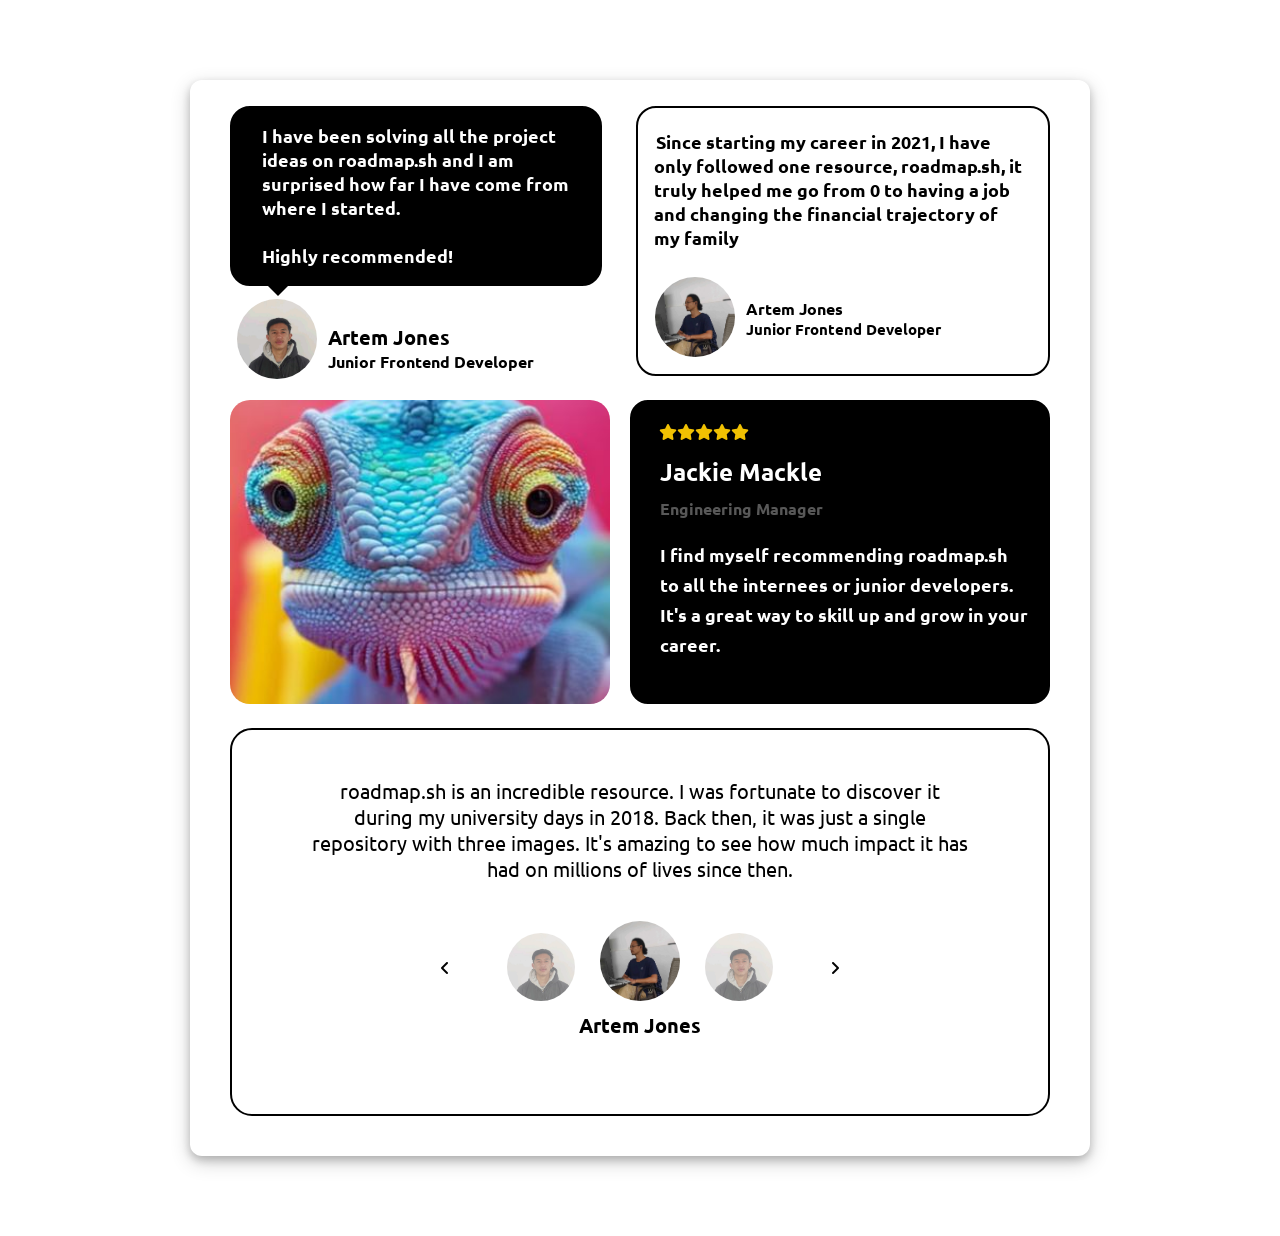
<file: index.html>
<!DOCTYPE html>
<html lang="en">
<head>
    <meta charset="UTF-8">
    <meta name="viewport" content="width=device-width, initial-scale=1.0">
    <title>Testimonial Cards</title>
    <link rel="stylesheet" href="style.css">
    <link rel="stylesheet" href="https://cdnjs.cloudflare.com/ajax/libs/font-awesome/6.7.2/css/all.min.css">
    <link rel="preconnect" href="https://fonts.googleapis.com">
    <link rel="preconnect" href="https://fonts.gstatic.com" crossorigin>
    <link href="https://fonts.googleapis.com/css2?family=Ubuntu:ital,wght@0,300;0,400;0,500;0,700;1,300;1,400;1,500;1,700&display=swap" rel="stylesheet">
</head>
<body>
    <div class="container ubuntu-bold">
        <div class="container2">
            <div class="first">
                <div class="profile-content2">
                    <h3 class="heading1" >I have been solving all the project ideas on roadmap.sh and I am surprised how far I have come from where I started.
                        <p style="text-align: justify;">&nbsp;</p>
                        Highly recommended! </h3>
                        
                </div>
                <div class="triangle-down"></div>
                    <div class="profile-img1">
                        <img class="img2" src="1738927073131.jpg" alt="">
                        <div class="profile-content1">
                            <span class="profile-title1">Artem Jones</span>
                            <p class="profile-subtitle1">Junior Frontend Developer</p> 
                        </div> 
                    </div>   
            </div>
            <div class="second">
                <span class="heading2">Since starting my career in 2021, I have only followed one resource, roadmap.sh, it truly helped me go from 0 to having a job and changing the financial trajectory of my family </span>
                <div class="profile-img">
                    <img class="img1" src="1726821197618.jpg" alt="">
                    <div class="profile-content">
                        <span class="profile-title">Artem Jones</span>
                        <p class="profile-subtitle">Junior Frontend Developer</p> 
                    </div>
                </div>    
            </div>
        </div>      
        <div class=testimonial_with_rating>
            <div class="Testimonial-img">
                <img class="anmol" src="lixard.JPG" alt="">
            </div>
            <div class="review">
                <div style="margin: 4px 0 0 9px; display: flex;">  
                    <span class="fa fa-star checked"></span>
                    <span class="fa fa-star checked"></span>
                    <span class="fa fa-star checked"></span>
                    <span class="fa fa-star checked"></span>
                    <span class="fa fa-star checked"></span>
                </div>        
                <div class="profile-img2">
                    <div class="profile-content3">
                        <span class="profile-title2">Jackie Mackle </span>
                        <p class="profile-subtitle2">Engineering Manager </p> 
                        <p style="text-align: justify;">&nbsp;</p>
                        <span class="heading3">I find myself recommending roadmap.sh to all the internees or junior developers. It's a great way to skill up and grow in your career. </span>
                    </div>
                </div>    
            </div>
        </div>   
        <div class=sliderSection>
            <p class="sliderContent">roadmap.sh is an incredible resource. I was fortunate to discover it during my university days in 2018. Back then, it was just a single repository with three images. It's amazing to see how much impact it has had on millions of lives since then.</p>
            <div class="angle">
                <i class="fa-solid fa-angle-left "></i>
                    <img class="img4" src="1738927073131.jpg" alt="">
                    <img class="img3" src="1726821197618.jpg" alt="">
                    <img class="img4" src="1738927073131.jpg" alt="">
                <i class="fa-solid fa-angle-right"></i>
                <p class="sliderName">Artem Jones</p>
            </div>
        </div>
    </div>      
</body>
</html>
</file>
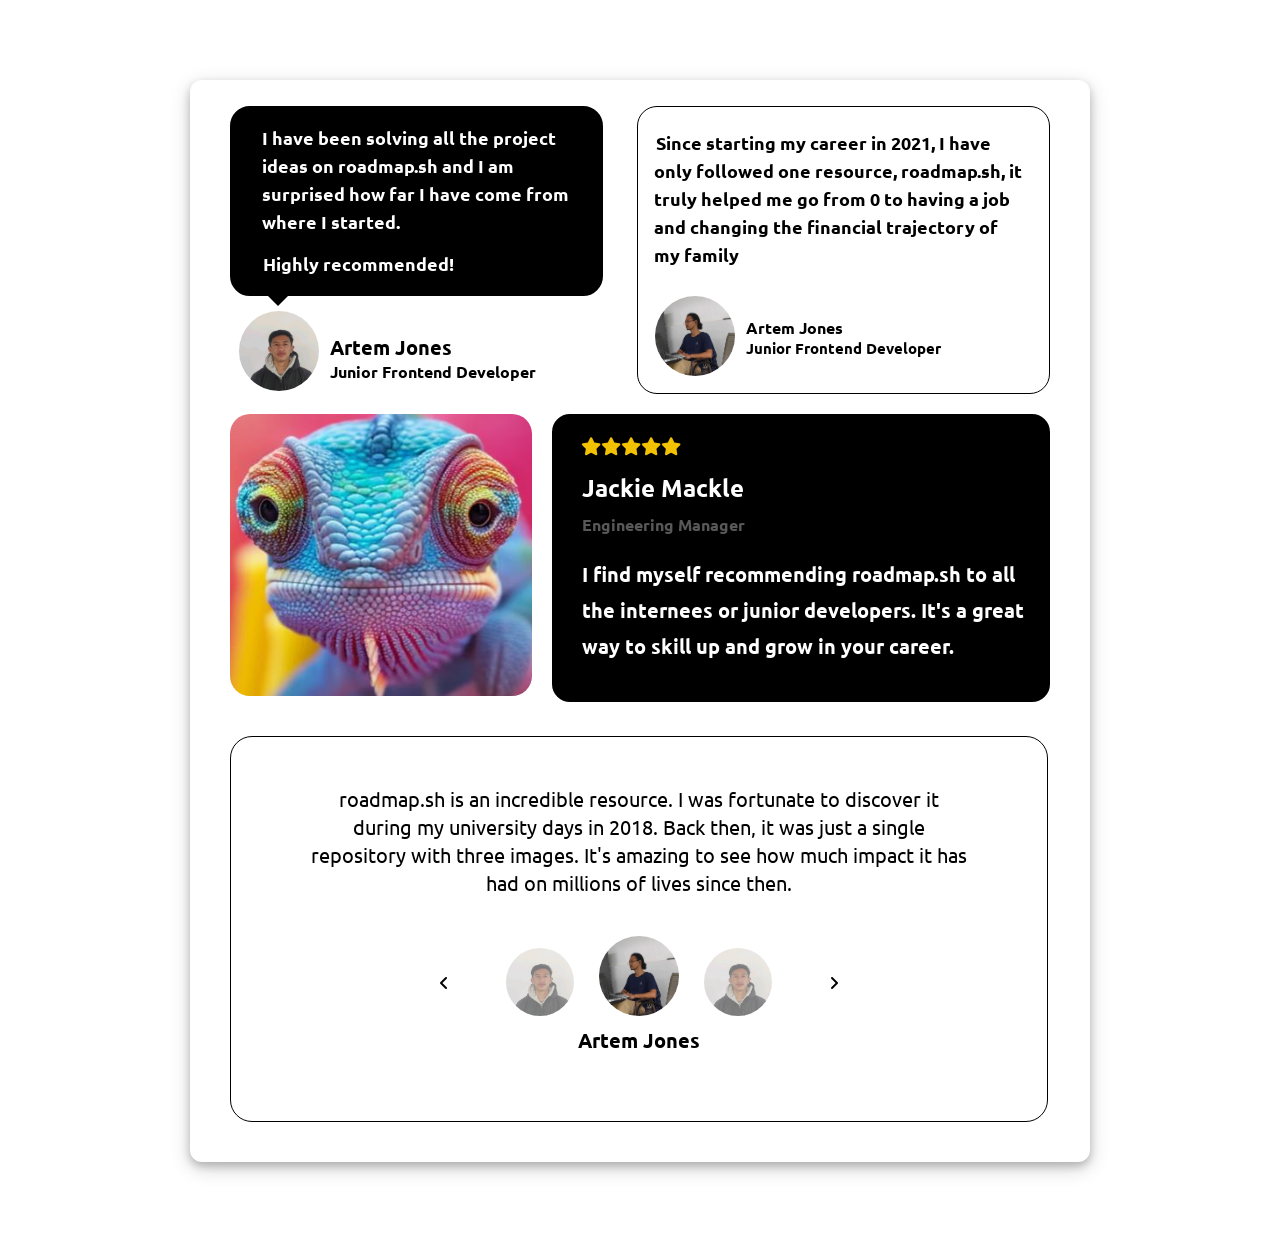
<file: testimonial-card-external.html>
<!DOCTYPE html>
<html lang="en">
<head>
    <meta charset="UTF-8">
    <meta name="viewport" content="width=device-width, initial-scale=1.0">
    <title>Testimonial Cards</title>
    <link rel="stylesheet" href="External.css">
    <link rel="stylesheet" href="https://cdnjs.cloudflare.com/ajax/libs/font-awesome/6.7.2/css/all.min.css">
    <link rel="preconnect" href="https://fonts.googleapis.com">
    <link rel="preconnect" href="https://fonts.gstatic.com" crossorigin>
    <link href="https://fonts.googleapis.com/css2?family=Ubuntu:ital,wght@0,300;0,400;0,500;0,700;1,300;1,400;1,500;1,700&display=swap" rel="stylesheet">
</head>
<body>
    <div class="container ubuntu-bold">
        <div class="container2">
            <div class="first">
                <div class="profile-content2">
                    <h3 class="heading1" >I have been solving all the project ideas on roadmap.sh and I am surprised how far I have come from where I started.</h3>
                        <!-- <p style="text-align: justify;">&nbsp;</p> -->
                        <p style="color: white; Padding-left: 21px; font-size: 18px; padding-bottom: 18px;">Highly recommended!</p>
                </div>
                <div class="triangle-down"></div>
                    <div class="profile-img1">
                        <img class="img2" src="1738927073131.jpg" alt="">
                        <div class="profile-content1">
                            <span class="profile-title1">Artem Jones</span>
                            <p class="profile-subtitle1">Junior Frontend Developer</p> 
                        </div> 
                    </div>   
            </div>
            <div class="second">
                <span class="heading2">Since starting my career in 2021, I have only followed one resource, roadmap.sh, it truly helped me go from 0 to having a job and changing the financial trajectory of my family </span>
                <div class="profile-img">
                    <img class="img1" src="1726821197618.jpg" alt="">
                    <div class="profile-content">
                        <span class="profile-title">Artem Jones</span>
                        <p class="profile-subtitle">Junior Frontend Developer</p> 
                    </div>
                </div>    
            </div>
        </div>      
        <div class="testimonial_with_rating">
            <div class="Testimonial-img">
                <img class="anmol" src="lixard.JPG" alt="">
            </div>
            <div class="review">
                <div style="margin: 4px 0 0 9px; display: flex;">  
                    <span class="fa fa-star checked"></span>
                    <span class="fa fa-star checked"></span>
                    <span class="fa fa-star checked"></span>
                    <span class="fa fa-star checked"></span>
                    <span class="fa fa-star checked"></span>
                </div>        
                <div class="profile-img2">
                    <div class="profile-content3">
                        <span class="profile-title2">Jackie Mackle </span>
                        <p class="profile-subtitle2">Engineering Manager </p> 
                        <p style="text-align: justify;">&nbsp;</p>
                        <span class="heading3">I find myself recommending roadmap.sh to all the internees or junior developers. It's a great way to skill up and grow in your career. </span>
                    </div>
                </div>    
            </div>
        </div>   
        <div class="sliderSection">
            <p class="sliderContent">roadmap.sh is an incredible resource. I was fortunate to discover it during my university days in 2018. Back then, it was just a single repository with three images. It's amazing to see how much impact it has had on millions of lives since then.</p>
            <div class="angle">
                <i class="fa-solid fa-angle-left "></i>
                    <img class="img4" src="1738927073131.jpg" alt="">
                    <img class="img3" src="1726821197618.jpg" alt="">
                    <img class="img4" src="1738927073131.jpg" alt="">
                <i class="fa-solid fa-angle-right"></i>
                <p class="sliderName">Artem Jones</p>
            </div>
        </div>
    </div>      
</body>
</html>
</file>
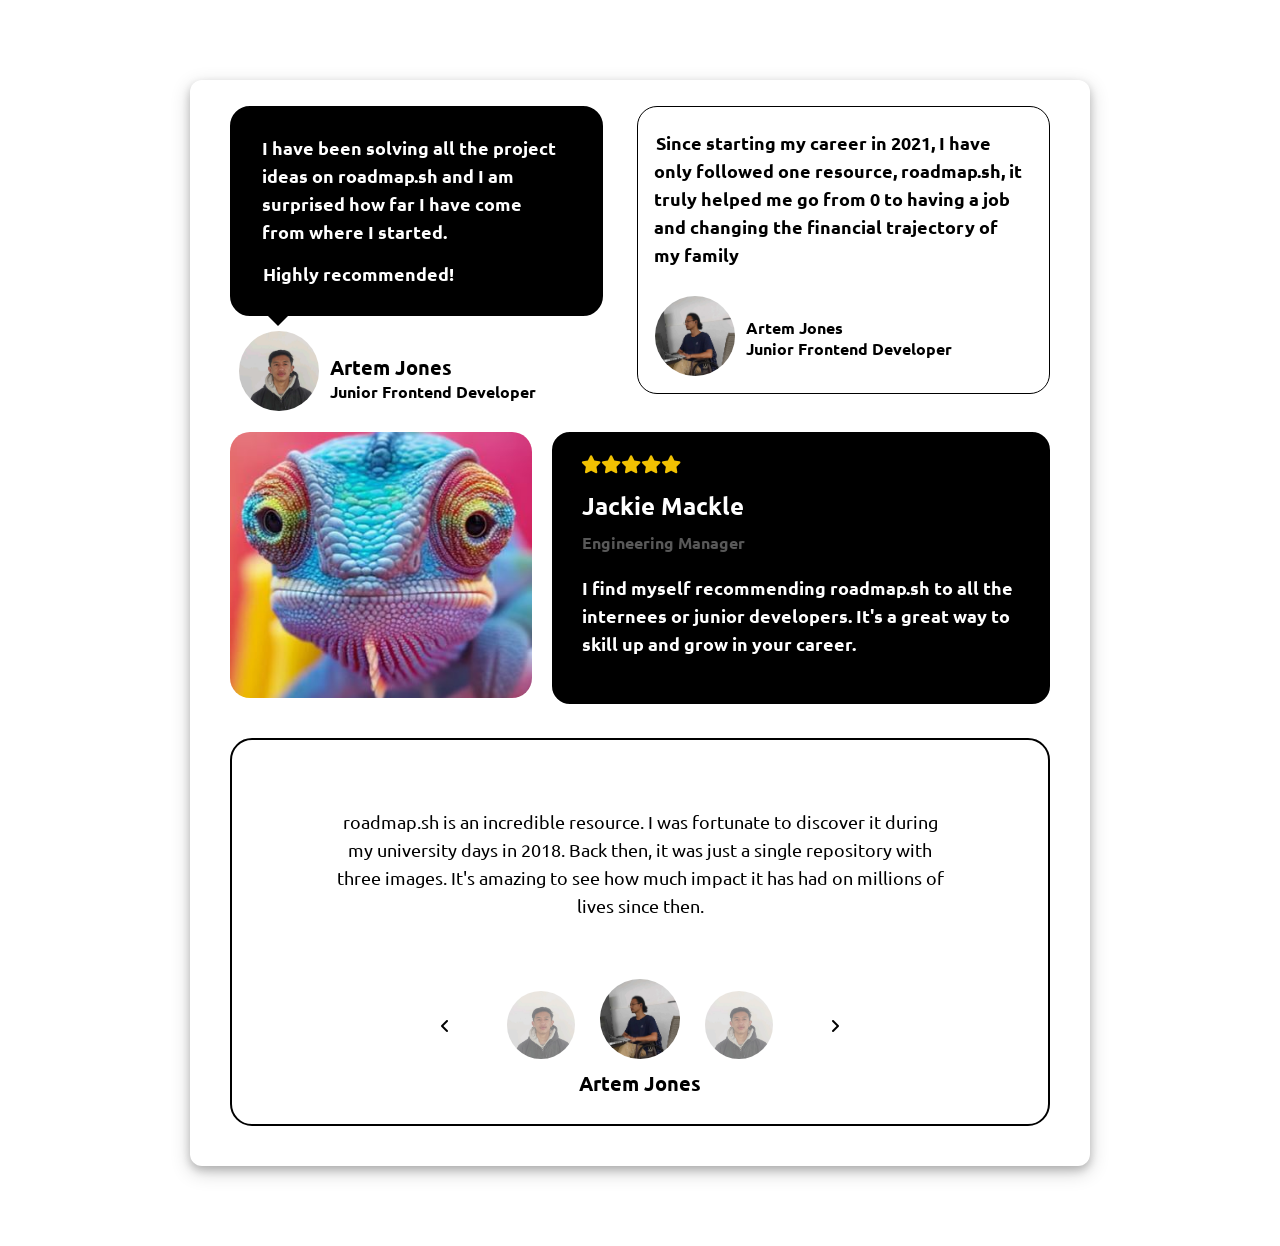
<file: testimonial-card-inline.html>
<!DOCTYPE html>
<html lang="en">
<head>
    <meta charset="UTF-8">
    <meta name="viewport" content="width=device-width, initial-scale=1.0">
    <title>Testimonial Cards</title>
    <link rel="stylesheet" href="https://cdnjs.cloudflare.com/ajax/libs/font-awesome/6.7.2/css/all.min.css">
    <link rel="preconnect" href="https://fonts.googleapis.com">
    <link rel="preconnect" href="https://fonts.gstatic.com" crossorigin>
    <link href="https://fonts.googleapis.com/css2?family=Ubuntu:ital,wght@0,300;0,400;0,500;0,700;1,300;1,400;1,500;1,700&display=swap" rel="stylesheet">
    <style>
            *{
            margin: 0;
            padding: 0;
            } 
            .ubuntu-bold {
            font-family: "Ubuntu", sans-serif;
            font-weight: 700;
            font-style: normal;
            }
            @media screen and (max-width: 767px) {
            .heading1{
                font-size: 18px !important;
                padding: 16px 28px 16px 16px  !important;
            }
            .second{
                border-radius: 20px !important;
                width: 90% !important;
                margin: 10px 0 !important;
            }
            .heading2{
                font-size: 16px !important;
            }
            .img1{
                height: 70px !important;
                width: 70px !important;
            }
            .profile-content{
                margin-top: 12px !important;
            }
            .first .profile-img1 .profile-subtitle1{
                font-size: 13px !important;
                font-weight: 600 !important;
                display: block !important;
            }
            .img2{
                height: 70px !important;
                width: 70px !important;
            }
            .container{
                width: 95% !important;
                margin: 0 !important;
                padding: 14px !important;
            }
            .testimonial_with_rating{
                display: block !important;
            }
            .review{
                width: 89% !important;
                margin: 10px 0 !important;
                padding: 5% !important;
                height: 12.5em !important;
            }
            .checked{
                color: rgba(241,193,2,255) !important;
            }
            .heading3{
                color: white !important;
                font-size: 15px !important;
                line-height: 22px !important;
            }
            .container2{
                display: block !important;
            }
            .triangle-down {
                margin-left: 32px !important;
            }
            .sliderSection{
                width: 99% !important;
                height: 15.5em !important;
                padding: 0 !important;
                }
            .sliderContent{
                font-weight: 500 !important;
                font-size: 15px !important;
                padding: 20px !important;
                line-height: 22px !important;
            }
            .img3{
                height: 40px !important;
                width: 40px !important;
            }
            .img4{
                height: 35px !important;
                width: 35px !important;
                padding: 0 9px !important;
            }
            .angle{
                text-align: center !important;
                position: relative !important;
                margin-top: 13px !important;
            }  
            .fa-angle-right{
                top: 16px !important;
                right: 5em !important;
            }
            .fa-angle-left{
                top: 16px !important;
                left: 5em !important;
            }
            .sliderName{
                margin-top: 6px !important; 
                font-size: 13px !important;
            }
            .Testimonial-img{
                width: 100% !important;
            }
        }    
         @media (min-width: 768px) and (max-width:1023px) {
            .container{
                width: 97% !important;
                padding: 12px !important;
                border-radius: 12px !important;
                margin: 0px !important;
            }
            .Testimonial-img{
                width: 72%  !important;
            }
            .heading1{
                font-size: 16px !important;
            }
        }
        @media screen and (min-width:1024px) {
            .container{
                border-radius: 12px !important;
                padding: 26px 40px 40px 40px !important;
                width: 100% !important;
                max-width: 820px !important;
                box-shadow: 0 4px 8px 0 rgba(0, 0, 0, 0.2), 0 6px 20px 0 rgba(0, 0, 0, 0.19) !important;
                margin: 80px auto !important;
            }
            .sliderSection{
                width: 80% !important;
            }
        }
    </style>
</head>
<body>
    <div class="container ubuntu-bold">
        <div class="container2" style="display: flex; flex-direction: row; gap: 34px;">
            <div class="first" style="border-radius: 20px; width: 100%; height: 30%;">
                <div class="profile-content2" style="border-radius: 20px; border: 2px solid black;background-color: black; height: 30%; padding: 10px;">
                    <h3 class="heading1" style="font-size: 18px;  padding: 16px 28px 16px 20px; color: white; line-height: 28px;">I have been solving all the project ideas on roadmap.sh and I am surprised how far I have come from where I started.</h3>
                        <p style="color: white; Padding-left: 21px; font-size: 18px; padding-bottom: 18px;">Highly recommended!</p>
                </div>
                <div class="triangle-down" style="width: 0; height: 0; border-left: 10px solid transparent; border-right: 10px solid transparent; border-top: 10px solid #000000; margin-left: 38px;"></div>
                    <div class="profile-img1" style="margin-top: 4px; background-color: white; margin-left: 8px; display: flex;">
                        <img class="img2" style=" border: 1px solid white; border-radius: 50%; object-fit: cover; height: 80px; width: 80px;" src="1738927073131.jpg" alt="">
                        <div class="profile-content1" style="margin-top: 24px; padding-left: 10px;">
                            <span class="profile-title1" style="margin-top: 10px; font-size: 20px; font-weight: 600;">Artem Jones</span>
                            <p class="profile-subtitle1" style="font-size: 16px; font-weight: 600;">Junior Frontend Developer</p> 
                        </div> 
                    </div>   
            </div>
            <div class="second" style=" border: 1px solid black; padding: 22px 22px 16px 16px; height: 50%; border-radius: 20px; width: 100%;">
                <span class="heading2" style="font-size: 18px; padding: 2px; line-height: 28px;">Since starting my career in 2021, I have only followed one resource, roadmap.sh, it truly helped me go from 0 to having a job and changing the financial trajectory of my family </span>
                <div class="profile-img" style="display: flex; margin-top: 26px;">
                    <img class="img1" style=" border: 1px solid white; border-radius: 50%; object-fit: cover; height: 80px; width: 80px;" src="1726821197618.jpg" alt="">
                    <div class="profile-content" style="margin-top: 22px; padding-left: 10px;">
                        <span class="profile-title" style="font-size: 16px; font-weight: 600;">Artem Jones</span>
                        <p class="profile-subtitle" style="font-size: 16px; font-weight: 600;">Junior Frontend Developer</p> 
                    </div>
                </div>    
            </div>
        </div>      
        <div class="testimonial_with_rating" style=" width: 100%; display: flex; flex-direction: row; margin-top: 20px; gap: 20px;">
            <div class="Testimonial-img" style="width: 66%;">
                <img class="anmol" style="width: 100%; border-radius: 20px; height: 16.6em; object-fit: cover;" src="lixard.JPG" alt="">
            </div>
            <div class="review" style="width: 100%; border: 2px solid black; border-radius: 18px; background-color: rgb(0, 0, 0); margin-left: 0; padding: 18px; height: 14.5em">
                <div style="margin: 4px 0 0 9px; display: flex;">  
                    <span class="fa fa-star checked" style=" color: rgba(241, 193, 2, 255); font-size: 18px;"></span>
                    <span class="fa fa-star checked" style=" color: rgba(241, 193, 2, 255);font-size: 18px;"></span>
                    <span class="fa fa-star checked" style=" color: rgba(241, 193, 2, 255);font-size: 18px;"></span>
                    <span class="fa fa-star checked" style=" color: rgba(241, 193, 2, 255);font-size: 18px;"></span>
                    <span class="fa fa-star checked" style=" color: rgba(241, 193, 2, 255);font-size: 18px;"></span>
                </div>        
                <div class="profile-img2" style="margin-top: 16px; display: flex;">
                    <div class="profile-content3" style="padding-left: 10px;">
                        <span class="profile-title2" style="color: white; font-size: 24px; font-weight: 600;">Jackie Mackle </span>
                      <p class="profile-subtitle2" style="color: #585858; font-size: 16px; margin-top: 10px; font-weight: 600;">Engineering Manager </p> 
                        <p style="text-align: justify;">&nbsp;</p>
                        <span class="heading3" style="color: white; font-size: 18px; line-height: 30px; line-height: 28px;">I find myself recommending roadmap.sh to all the internees or junior developers. It's a great way to skill up and grow in your career. </span>
                    </div>
                </div>    
            </div>
        </div>   
        <div class="sliderSection" style="border: 2px solid black; width: 78.2%; height: 18em; border-radius: 22px; padding: 3em 5em; margin-top: 34px;" >
            <p class="sliderContent" style=" font-weight: 400; font-size: 18px; text-align: center; padding: 20px; line-height: 28px;">roadmap.sh is an incredible resource. I was fortunate to discover it during my university days in 2018. Back then, it was just a single repository with three images. It's amazing to see how much impact it has had on millions of lives since then.</p>
            <div class="angle" style="text-align: center; margin-top: 38px; position: relative;">
                <i class="fa-solid fa-angle-left " style="position: absolute; top: 40px; left: 8em;"></i>
                    <img class="img4" style="border: 1px solid white; border-radius: 50%; object-fit: cover; height: 68px; width: 68px; opacity: 0.6; padding: 0 19px;" src="1738927073131.jpg" alt="">
                    <img class="img3" style="border: 1px solid white; border-radius: 50%; object-fit: cover; height: 80px; width: 80px;" src="1726821197618.jpg" alt="">
                    <img class="img4" style="border: 1px solid white; border-radius: 50%; object-fit: cover; height: 68px; width: 68px; opacity: 0.6; padding: 0 19px;" src="1738927073131.jpg" alt="">
                <i class="fa-solid fa-angle-right" style="position: absolute; top: 40px; right: 8em;"></i>
                <p class="sliderName" style="margin-top: 6px; font-size: 20px;">Artem Jones</p>
            </div>
        </div>
    </div>      
</body>
</html>
</file>
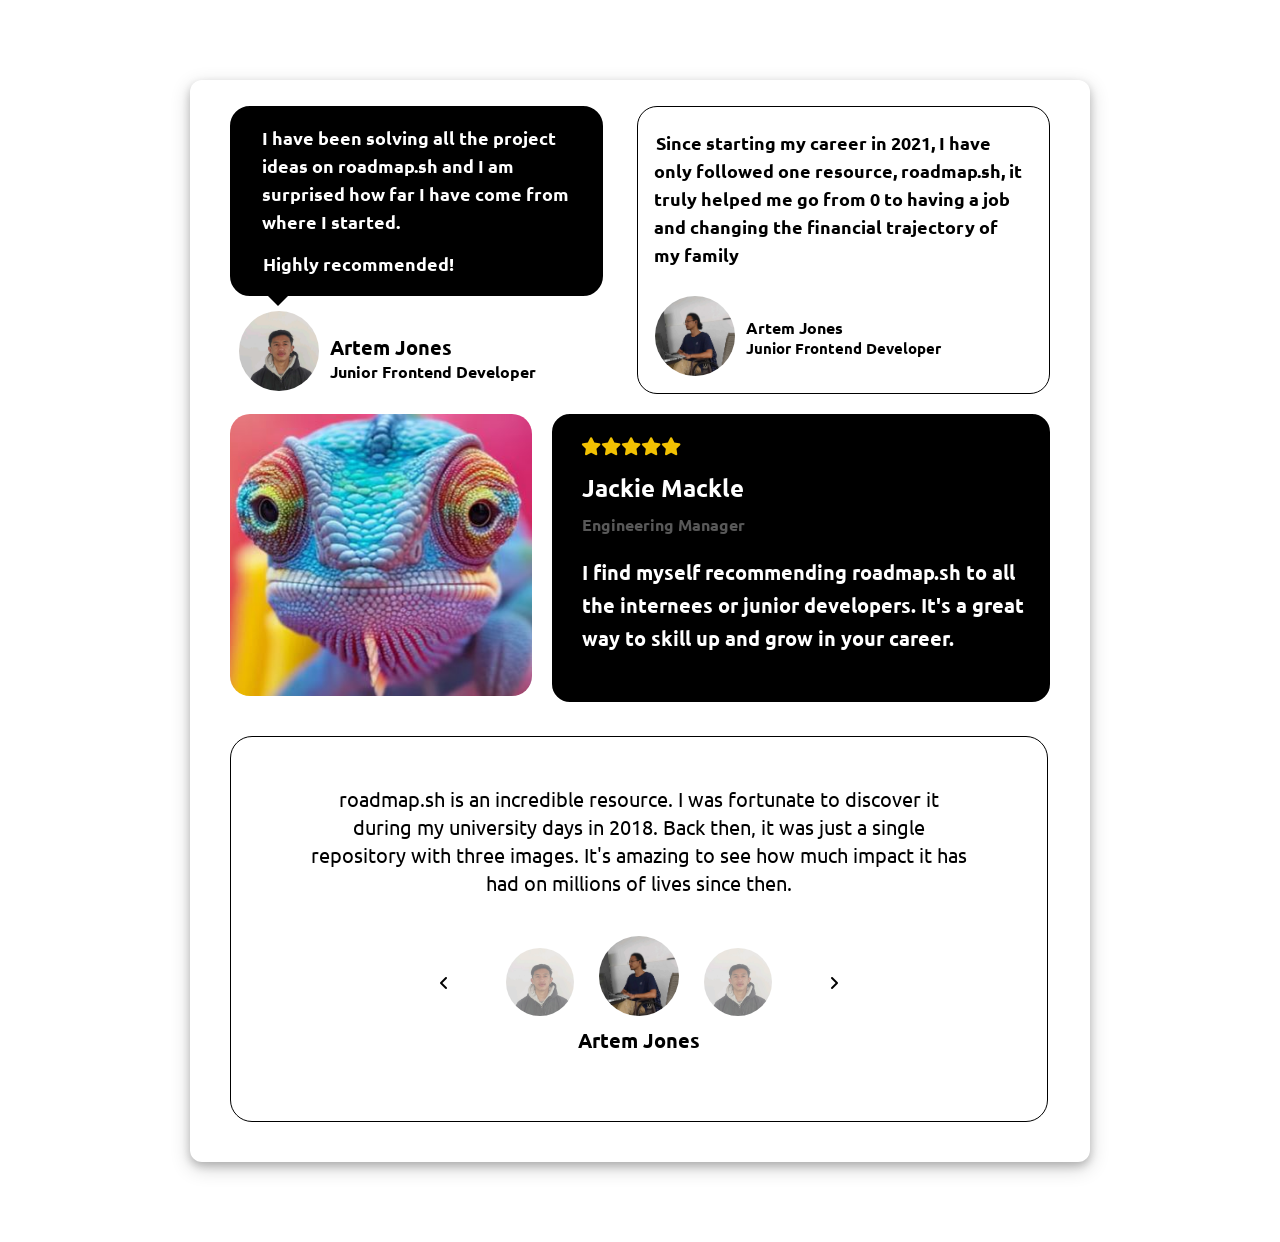
<file: testimonial-card-internal.html>
<!DOCTYPE html>
<html lang="en">
<head>
    <meta charset="UTF-8">
    <meta name="viewport" content="width=device-width, initial-scale=1.0">
    <title>Testimonial Cards</title>
    <link rel="stylesheet" href="https://cdnjs.cloudflare.com/ajax/libs/font-awesome/6.7.2/css/all.min.css">
    <link rel="preconnect" href="https://fonts.googleapis.com">
    <link rel="preconnect" href="https://fonts.gstatic.com" crossorigin>
    <link href="https://fonts.googleapis.com/css2?family=Ubuntu:ital,wght@0,300;0,400;0,500;0,700;1,300;1,400;1,500;1,700&display=swap" rel="stylesheet">
    <style>
        *{
            margin: 0;
            padding: 0;
        } 
        .container2 {
            display: flex;
            flex-direction: row;
            gap: 34px;
        }
        .heading1 {
            font-size: 18px;
            padding: 16px 28px 16px 20px;
            color: white;
            line-height: 28px;
        }
        .heading2 {
            font-size: 18px;
            padding: 2px;
            line-height: 28px;
        }
        .heading3 {
            color: white;
            font-size: 20px;
            line-height: 33px;
        }
        .first,.second,.review {
            border-radius: 20px;
            width: 100%;
        }
        .first {
            height: 30%;
        }
        .second {
            border: 1px solid black;
            padding: 22px 22px 16px 16px;
            height: 50%;
        }
        .third {
            border-radius: 20px;
            border: 2px solid black;
            padding: 16px;
            width: 50%;
            height: 50%;
        }
        .img1,.img2,.img3,.img4 {
            border: 1px solid white;
            border-radius: 50%;
            object-fit: cover;
            height: 80px;
            width: 80px;
        }
        .img4 {
            height: 68px;
            width: 68px;
            opacity: 0.6;
            padding: 0 19px;
        }
        .align {
            position: absolute;
        }
        .profile-img,.profile-img1,.profile-img2 {
            display: flex;
            margin-top: 26px;
        }
        .profile-img1 {
            margin-top: 4px;
            background-color: white;
            margin-left: 8px;
        }
        .profile-img2 {
            margin-top: 16px;
        }
        .profile-content,.profile-content1,.profile-content2,.profile-content3 {
            padding-left: 10px;
        }
        .profile-content {
            margin-top: 22px;
        }
        .profile-content1 {
            margin-top: 24px;
        }
        .profile-content2 {
            border-radius: 20px;
            border: 2px solid black;
            background-color: black;
            height: 30%;
        }
        .profile-title1,.profile-title2,.profile-title {
            font-weight: 600;
        }
        .profile-title1 {
            margin-top: 10px;
            font-size: 20px;
        }
        .profile-title2 {
            color: white;
            font-size: 24px;
        }
        .profile-title {
            font-size: 16px;
        }
        .profile-subtitle1, .profile-subtitle2, .profile-subtitle {
            font-weight: 600;
        }
        .profile-subtitle1 {
            font-size: 16px;
        }
        .profile-subtitle2 {
            color: #585858;
            font-size: 16px;
            margin-top: 10px;
        }
        .profile-subtitle {
            font-size: 15px;
        }
        .anmol {
            width: 100%;
            border-radius: 20px;
            height: 17.6em;
            object-fit: cover;
        }
        .testimonial_with_rating {
            width: 100%;
            display: flex;
            flex-direction: row;
            margin-top: 20px;
            gap: 20px;
        }
        .review {
            border: 2px solid black;
            border-radius: 18px;
            background-color: rgb(0, 0, 0);
            margin-left: 0;
            padding: 18px;
            height: 15.5em;
        }
        .Testimonial-img {
            width: 66%;
        }
        .checked {
            color: rgba(241, 193, 2, 255);
            font-size: 18px;
        }
        .triangle-down {
            width: 0;
            height: 0;
            border-left: 10px solid transparent;
            border-right: 10px solid transparent;
            border-top: 10px solid #000000;
            margin-left: 38px;
        }
        .ubuntu-bold {
            font-family: "Ubuntu", sans-serif;
            font-weight: 700;
            font-style: normal;
        }
        .sliderSection {
            border: 1px solid black;
            width: 78.2%;
            height: 18em;
            border-radius: 22px;
            padding: 3em 5em;
            margin-top: 34px;
        }
        .sliderContent {
            font-weight: 400;
            font-size: 20px;
            text-align: center;
            line-height: 28px;
        }
        .angle {
            text-align: center;
            margin-top: 38px;
            position: relative;
        }
        .fa-angle-right {
            position: absolute;
            top: 40px;
            right: 8em;
        }
        .fa-angle-left {
            position: absolute;
            top: 40px;
            left: 8em;
        }
        .sliderName {
            margin-top: 6px;
            font-size: 20px;
        }
        @media screen and (max-width: 767px) {
            .heading1{
                font-size: 18px;
                padding: 16px 28px 16px 16px;
            }
            .second{
                border-radius: 20px;
                width: 89%;
                margin: 10px 0;
                border: 1px solid black;
            }
            .heading2{
                font-size: 16px;
            }
            .img1{
                height: 70px;
                width: 70px;
            }
            .profile-content{
                margin-top: 12px;
            }
            .first .profile-img1 .profile-subtitle1{
                font-size: 13px;
                font-weight: 600;
                display: block;
            }
            .img2{
                height: 70px;
                width: 70px;
            }
            .container{
                width: 95%;
                margin: 0;
                padding: 14px;
            }
            .Testimonial-img {
                width: 100%;
            }
            .testimonial_with_rating{
                display: block;
            }
            .review{
                width: 89%;
                margin: 10px 0;
                padding: 5%;
                height: 12.5em;
            }
            .checked{
                color: rgba(241,193,2,255);
            }
            .heading3{
                color: white;
                font-size: 15px;
                line-height: 22px;
            }
            .container2{
                display: block;
            }
            .triangle-down {
                margin-left: 32px;
            }
            .sliderSection{
                width: 99%;
                height: 15.5em;
                padding: 0;
            }
            .sliderContent{
                font-weight: 500;
                font-size: 15px;
                padding: 20px;
                line-height: 22px;
            }
             .img3{
                height: 40px;
                width: 40px;
            }
            .img4{
                height: 35px;
                width: 35px;
                padding: 0 9px;
            }
            .angle{
                text-align: center;
                position: relative;
                margin-top: 13px;
            }  
            .fa-angle-right{
                top: 16px;
                right: 5em;
            }
            .fa-angle-left{
                top: 16px;
                
                left: 5em;
            }
            .sliderName{
                margin-top: 6px; 
                font-size: 13px;
            }
        }
        @media (min-width: 768px) and (max-width:1023px) {
            .container{
                width: 97%;
                padding: 12px;
                border-radius: 12px;
                margin: 0px;
            }
            .Testimonial-img{
                width: 72%  !important;
            }
            .heading1{
                font-size: 16px !important;
            }
        }
        @media screen and (min-width:1024px) {
            .container{
                border-radius: 12px;
                padding: 26px 40px 40px 40px;
                width: 100%;
                max-width: 820px;
                box-shadow: 0 4px 8px 0 rgba(0, 0, 0, 0.2), 0 6px 20px 0 rgba(0, 0, 0, 0.19);
                margin: 80px auto;
            }
            .sliderSection{
                width: 80%;
            }
        }
    </style>
</head>
<body>
    <div class="container ubuntu-bold">
        <div class="container2">
            <div class="first">
                <div class="profile-content2">
                    <h3 class="heading1" >I have been solving all the project ideas on roadmap.sh and I am surprised how far I have come from where I started.</h3>
                    <p style="color: white; Padding-left: 21px; font-size: 18px; padding-bottom: 18px;">Highly recommended!</p>      
                </div>
                <div class="triangle-down"></div>
                    <div class="profile-img1">
                        <img class="img2" src="1738927073131.jpg" alt="">
                        <div class="profile-content1">
                            <span class="profile-title1">Artem Jones</span>
                            <p class="profile-subtitle1">Junior Frontend Developer</p> 
                        </div> 
                    </div>   
            </div>
            <div class="second">
                <span class="heading2">Since starting my career in 2021, I have only followed one resource, roadmap.sh, it truly helped me go from 0 to having a job and changing the financial trajectory of my family </span>
                <div class="profile-img">
                    <img class="img1" src="1726821197618.jpg" alt="">
                    <div class="profile-content">
                        <span class="profile-title">Artem Jones</span>
                        <p class="profile-subtitle">Junior Frontend Developer</p> 
                    </div>
                </div>    
            </div>
        </div>      
        <div class="testimonial_with_rating">
            <div class="Testimonial-img">
                <img class="anmol" src="lixard.JPG" alt="">
            </div>
            <div class="review">
                <div style="margin: 4px 0 0 9px; display: flex;">  
                    <span class="fa fa-star checked"></span>
                    <span class="fa fa-star checked"></span>
                    <span class="fa fa-star checked"></span>
                    <span class="fa fa-star checked"></span>
                    <span class="fa fa-star checked"></span>
                </div>        
                <div class="profile-img2">
                    <div class="profile-content3">
                        <span class="profile-title2">Jackie Mackle </span>
                        <p class="profile-subtitle2">Engineering Manager </p> 
                        <p style="text-align: justify;">&nbsp;</p>
                        <span class="heading3">I find myself recommending roadmap.sh to all the internees or junior developers. It's a great way to skill up and grow in your career. </span>
                    </div>
                </div>    
            </div>
        </div>   
        <div class="sliderSection">
            <p class="sliderContent">roadmap.sh is an incredible resource. I was fortunate to discover it during my university days in 2018. Back then, it was just a single repository with three images. It's amazing to see how much impact it has had on millions of lives since then.</p>
            <div class="angle">
                <i class="fa-solid fa-angle-left "></i>
                    <img class="img4" src="1738927073131.jpg" alt="">
                    <img class="img3" src="1726821197618.jpg" alt="">
                    <img class="img4" src="1738927073131.jpg" alt="">
                <i class="fa-solid fa-angle-right"></i>
                <p class="sliderName">Artem Jones</p>
            </div>
        </div>
    </div>      
</body>
</html>
</file>
<file: style.css>
*{
    margin: 0;
    padding: 0;
} 
.container2 {
    display: flex;
    flex-direction: row;
    gap: 34px;
}
.heading1 {
    font-size: 18px;
    padding: 16px 28px 16px 20px;
    color: white;
}
.heading2 {
    font-size: 18px;
    padding: 2px;
}
.heading3 {
    color: white;
    font-size: 18px;
    line-height: 30px;
}
.first,.second,.review {
    border-radius: 20px;
    width: 100%;
}
.first {
    height: 30%;
}
.second {
    border: 2px solid black;
    padding: 22px 22px 16px 16px;
    height: 50%;
}
.third {
    border-radius: 20px;
    border: 2px solid black;
    padding: 16px;
    width: 50%;
    height: 50%;
}
.img1,.img2,.img3,.img4 {
    border: 1px solid white;
    border-radius: 50%;
    object-fit: cover;
    height: 80px;
    width: 80px;
}
.img4 {
    height: 68px;
    width: 68px;
    opacity: 0.6;
    padding: 0 19px;
}
.align {
    position: absolute;
}
.profile-img,.profile-img1,.profile-img2 {
    display: flex;
    margin-top: 26px;
}
.profile-img1 {
    margin-top: 2px;
    background-color: white;
    margin-left: 6px;
}
.profile-img2 {
    margin-top: 16px;
}
.profile-content,.profile-content1,.profile-content2,.profile-content3 {
    padding-left: 10px;
}
.profile-content {
    margin-top: 22px;
}
.profile-content1 {
    margin-top: 26px;
}
.profile-content2 {
    border-radius: 20px;
    border: 2px solid black;
    background-color: black;
    height: 30%;
}
.profile-title1,.profile-title2,.profile-title {
    font-weight: 600;
}
.profile-title1 {
    margin-top: 10px;
    font-size: 20px;
}
.profile-title2 {
    color: white;
    font-size: 24px;
}
.profile-title {
    font-size: 16px;
}
.profile-subtitle1, .profile-subtitle2, .profile-subtitle {
    font-weight: 600;
}
.profile-subtitle1 {
    font-size: 16px;
}
.profile-subtitle2 {
    color: #585858;
    font-size: 16px;
    margin-top: 10px;
}
.profile-subtitle {
    font-size: 15px;
}
.anmol {
    width: 100%;
    border-radius: 20px;
    height: 19em;
    object-fit: cover;
}
.testimonial_with_rating {
    width: 100%;
    display: flex;
    flex-direction: row;
    margin-top: 20px;
    gap: 20px;
}
.review {
    border: 2px solid black;
    border-radius: 18px;
    background-color: rgb(0, 0, 0);
    margin-left: 0;
    padding: 18px;
    height: 16.5em;
}
.Testimonial-img {
    width: 100%;
}
.checked {
    color: rgba(241, 193, 2, 255);
}
.triangle-down {
    width: 0;
    height: 0;
    border-left: 10px solid transparent;
    border-right: 10px solid transparent;
    border-top: 10px solid #000000;
    margin-left: 38px;
}
.ubuntu-bold {
    font-family: "Ubuntu", sans-serif;
    font-weight: 700;
    font-style: normal;
}
.sliderSection {
    border: 2px solid black;
    width: 78.2%;
    height: 18em;
    border-radius: 22px;
    padding: 3em 5em;
    margin-top: 20px;
}
.sliderContent {
    font-weight: 400;
    font-size: 20px;
    text-align: center;
}
.angle {
    text-align: center;
    margin-top: 38px;
    position: relative;
}
.fa-angle-right {
    position: absolute;
    top: 40px;
    right: 8em;
}
.fa-angle-left {
    position: absolute;
    top: 40px;
    left: 8em;
}
.sliderName {
    margin-top: 6px;
    font-size: 20px;
}
@media screen and (max-width: 767px) {
    .heading1{
        font-size: 18px;
        padding: 16px 28px 16px 16px;
    }
    .second{
        border-radius: 20px;
        width: 89%;
        margin: 10px 0;
    }
    .heading2{
        font-size: 15px;
    }
    .img1{
        height: 70px;
        width: 70px;
    }
    .profile-content{
        margin-top: 12px;
    }
    .first .profile-img1 .profile-subtitle1{
        font-size: 13px;
        font-weight: 600;
        display: block;
    }
    .img2{
        height: 70px;
        width: 70px;
    }
    .container{
        width: 95%;
        margin: 0;
        padding: 14px;
    }
    .testimonial_with_rating{
        display: block;
    }
    .review{
        width: 89%;
        margin: 10px 0;
        padding: 5%;
        height: 12.5em;
    }
    .checked{
        color: rgba(241,193,2,255);
    }
    .heading3{
        color: white;
        font-size: 15px;
        line-height: 22px;
    }
    .container2{
        display: block;
    }
    .triangle-down {
        margin-left: 32px;
    }
      .sliderSection{
        width: 99%;
        height: 15.5em;
        padding: 0;
        }
    .sliderContent{
        font-weight: 500;
        font-size: 15px;
        padding: 20px;
    }
   .img3{
        height: 40px;
        width: 40px;
    }
    .img4{
        height: 35px;
        width: 35px;
        padding: 0 9px;
    }
    .angle{
        text-align: center;
        position: relative;
        margin-top: 13px;
    }  
    .fa-angle-right{
        top: 16px;
        right: 5em;
    }
    .fa-angle-left{
        top: 16px;
        left: 5em;
    }
    .sliderName{
        margin-top: 6px; 
        font-size: 13px;
    }
}
@media (min-width: 768px) and (max-width:1023px) {
    .container{
        width: 97%;
        padding: 12px;
        border-radius: 12px;
        margin: 0px;
    }
}
@media screen and (min-width:1024px) {
    .container{
        border-radius: 12px;
        padding: 26px 40px 40px 40px;
        width: 100%;
        max-width: 820px;
        box-shadow: 0 4px 8px 0 rgba(0, 0, 0, 0.2), 0 6px 20px 0 rgba(0, 0, 0, 0.19);
        margin: 80px auto;
    }
    .sliderSection{
        width: 80%;
    }
}
</file>
<file: External.css>
*{
    margin: 0;
    padding: 0;
} 
.container2 {
    display: flex;
    flex-direction: row;
    gap: 34px;
}
.heading1 {
    font-size: 18px;
    padding: 16px 28px 16px 20px;
    color: white;
    line-height: 28px;
}
.heading2 {
    font-size: 18px;
    padding: 2px;
    line-height: 28px;
}
.heading3 {
    color: white;
    font-size: 20px;
    line-height: 36px;
}
.first,.second,.review {
    border-radius: 20px;
    width: 100%;
}
.first {
    height: 30%;
}
.second {
    border: 1px solid black;
    padding: 22px 22px 16px 16px;
    height: 50%;
}
.third {
    border-radius: 20px;
    border: 2px solid black;
    padding: 16px;
    width: 50%;
    height: 50%;
}
.img1,.img2,.img3,.img4 {
    border: 1px solid white;
    border-radius: 50%;
    object-fit: cover;
    height: 80px;
    width: 80px;
}
.img4 {
    height: 68px;
    width: 68px;
    opacity: 0.6;
    padding: 0 19px;
}
.align {
    position: absolute;
}
.profile-img,.profile-img1,.profile-img2 {
    display: flex;
    margin-top: 26px;
}
.profile-img1 {
    margin-top: 4px;
    background-color: white;
    margin-left: 8px;
}
.profile-img2 {
    margin-top: 16px;
}
.profile-content,.profile-content1,.profile-content2,.profile-content3 {
    padding-left: 10px;
}
.profile-content {
    margin-top: 22px;
}
.profile-content1 {
    margin-top: 24px;
}
.profile-content2 {
    border-radius: 20px;
    border: 2px solid black;
    background-color: black;
    height: 30%;
}
.profile-title1,.profile-title2,.profile-title {
    font-weight: 600;
}
.profile-title1 {
    margin-top: 10px;
    font-size: 20px;
}
.profile-title2 {
    color: white;
    font-size: 24px;
}
.profile-title {
    font-size: 16px;
}
.profile-subtitle1, .profile-subtitle2, .profile-subtitle {
    font-weight: 600;
}
.profile-subtitle1 {
    font-size: 16px;
}
.profile-subtitle2 {
    color: #585858;
    font-size: 16px;
    margin-top: 10px;
}
.profile-subtitle {
    font-size: 15px;
}
.anmol {
    width: 100%;
    border-radius: 20px;
    height: 17.6em;
    object-fit: cover;
}
.testimonial_with_rating {
    width: 100%;
    display: flex;
    flex-direction: row;
    margin-top: 20px;
    gap: 20px;
}
.review {
    border: 2px solid black;
    border-radius: 18px;
    background-color: rgb(0, 0, 0);
    margin-left: 0;
    padding: 18px;
    height: 15.5em;
}
.Testimonial-img {
    width: 66%;
}
.checked {
    color: rgba(241, 193, 2, 255);
    font-size: 18px;
}
.triangle-down {
    width: 0;
    height: 0;
    border-left: 10px solid transparent;
    border-right: 10px solid transparent;
    border-top: 10px solid #000000;
    margin-left: 38px;
}
.ubuntu-bold {
    font-family: "Ubuntu", sans-serif;
    font-weight: 700;
    font-style: normal;
}
.sliderSection {
    border: 1px solid black;
    width: 78.2%;
    height: 18em;
    border-radius: 22px;
    padding: 3em 5em;
    margin-top: 34px;
}
.sliderContent {
    font-weight: 400;
    font-size: 20px;
    text-align: center;
    line-height: 28px;
}
.angle {
    text-align: center;
    margin-top: 38px;
    position: relative;
}
.fa-angle-right {
    position: absolute;
    top: 40px;
    right: 8em;
}
.fa-angle-left {
    position: absolute;
    top: 40px;
    left: 8em;
}
.sliderName {
    margin-top: 6px;
    font-size: 20px;
}
@media screen and (max-width: 767px) {
    .heading1{
        font-size: 18px;
        padding: 16px 28px 16px 16px;
    }
    .second{
        border-radius: 20px;
        width: 89%;
        margin: 10px 0;
    }
    .heading2{
        font-size: 16px;
    }
    .img1{
        height: 70px;
        width: 70px;
    }
    .profile-content{
        margin-top: 12px;
    }
    .first .profile-img1 .profile-subtitle1{
        font-size: 13px;
        font-weight: 600;
        display: block;
    }
    .img2{
        height: 70px;
        width: 70px;
    }
    .container{
        width: 95%;
        margin: 0;
        padding: 14px;
    }
    .testimonial_with_rating{
        display: block;
    }
    .review{
        width: 89%;
        margin: 10px 0;
        padding: 5%;
        height: 12.5em;
    }
    .checked{
        color: rgba(241,193,2,255);
    }
    .heading3{
        color: white;
        font-size: 15px;
        line-height: 22px;
    }
    .container2{
        display: block;
    }
    .triangle-down {
        margin-left: 32px;
    }
    .sliderSection{
        width: 99%;
        height: 15.5em;
        padding: 0;
    }
    .sliderContent{
        font-weight: 500;
        font-size: 13px;
        padding: 20px;
        line-height: 22px;
    }
   .img3{
        height: 40px;
        width: 40px;
    }
    .img4{
        height: 35px;
        width: 35px;
        padding: 0 9px;
    }
    .angle{
        text-align: center;
        position: relative;
        margin-top: 13px;
    }  
    .fa-angle-right{
        top: 16px;
        right: 5em;
    }
    .fa-angle-left{
        top: 16px;
        left: 5em;
    }
    .sliderName{
        margin-top: 6px; 
        font-size: 13px;
    }
    .Testimonial-img {
        width: 100%;
    }
}
@media (min-width: 768px) and (max-width:1023px) {
    .container{
        width: 97%;
        padding: 12px;
        border-radius: 12px;
        margin: 0px;
    }
}
@media screen and (min-width:1024px) {
    .container{
        border-radius: 12px;
        padding: 26px 40px 40px 40px;
        width: 100%;
        max-width: 820px;
        box-shadow: 0 4px 8px 0 rgba(0, 0, 0, 0.2), 0 6px 20px 0 rgba(0, 0, 0, 0.19);
        margin: 80px auto;
    }
    .sliderSection{
        width: 80%;
    }
}
</file>
